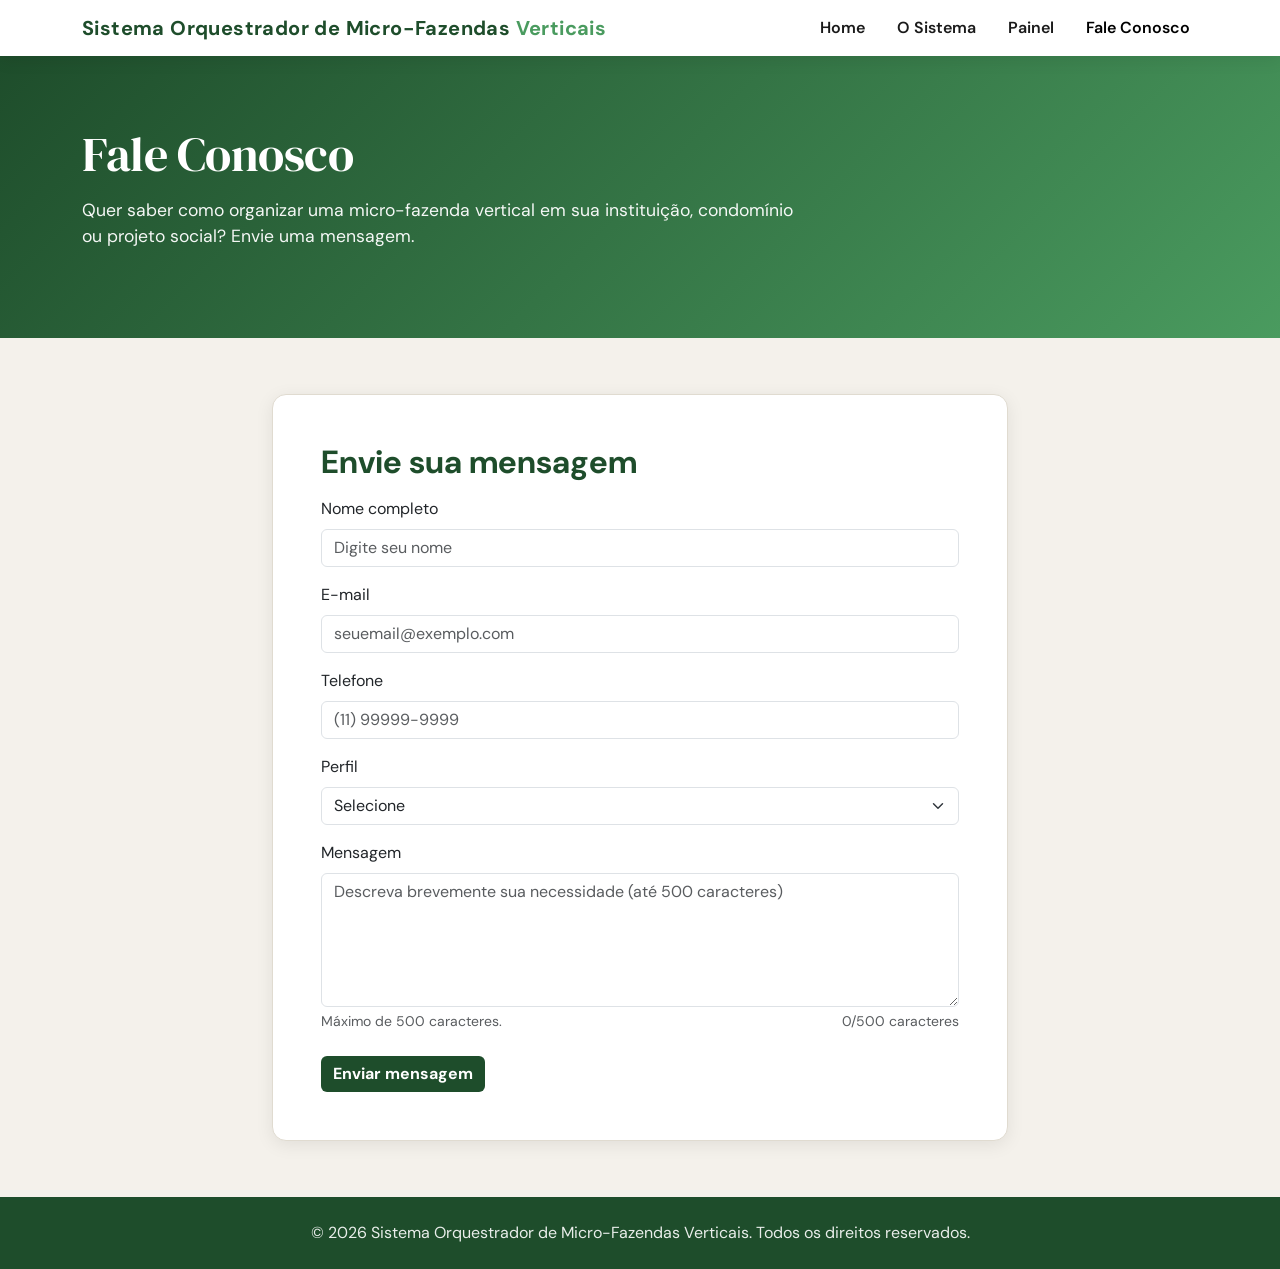
<file: contato.html>
<!DOCTYPE html>
<html lang="pt-br">
<head>
    <meta charset="UTF-8">
    <meta name="viewport" content="width=device-width, initial-scale=1.0">
    <title>Sistema Orquestrador de Micro-Fazendas Verticais | Fale Conosco</title>
    <link href="https://cdn.jsdelivr.net/npm/bootstrap@5.3.3/dist/css/bootstrap.min.css" rel="stylesheet">
    <link rel="stylesheet" href="./src/css/estilo.css">
</head>
<body>
    <nav class="navbar navbar-expand-md sticky-top">
        <div class="container">
            <a class="navbar-brand" href="index.html">Sistema Orquestrador de Micro-Fazendas <span>Verticais</span></a>
            <button class="navbar-toggler" type="button" data-bs-toggle="collapse" data-bs-target="#menuPrincipal" aria-controls="menuPrincipal" aria-expanded="false" aria-label="Abrir menu">
                <span class="navbar-toggler-icon"></span>
            </button>
            <div class="collapse navbar-collapse justify-content-end" id="menuPrincipal">
                <ul class="navbar-nav gap-md-3">
                    <li class="nav-item"><a class="nav-link " href="index.html">Home</a></li>
                    <li class="nav-item"><a class="nav-link " href="sistema.html">O Sistema</a></li>
                    <li class="nav-item"><a class="nav-link " href="painel.html">Painel</a></li>
                    <li class="nav-item"><a class="nav-link active" href="contato.html">Fale Conosco</a></li>
                </ul>
            </div>
        </div>
    </nav>
    <header class="hero">
        <div class="container">
            <h1 class="display-5 serif mb-3">Fale Conosco</h1>
            <p>
                Quer saber como organizar uma micro-fazenda vertical em sua instituição,
                condomínio ou projeto social? Envie uma mensagem.
            </p>
        </div>
    </header>
    <main>
        <section class="secao">
            <div class="container">
                <div class="row justify-content-center">
                    <div class="col-lg-8">
                        <div class="card">
                            <div class="card-body p-4 p-md-5">
                                <h2 class="titulo-secao mb-3">Envie sua mensagem</h2>
                                <form id="form-contato" class="needs-validation" action="#" method="post" novalidate>
                                    <div class="mb-3">
                                        <label for="nome" class="form-label">Nome completo</label>
                                        <input type="text" class="form-control" id="nome" name="nome" required maxlength="80" placeholder="Digite seu nome">
                                        <div class="invalid-feedback">Informe seu nome completo.</div>
                                    </div>
                                    <div class="mb-3">
                                        <label for="email" class="form-label">E-mail</label>
                                        <input type="email" class="form-control" id="email" name="email" required maxlength="100" placeholder="seuemail@exemplo.com">
                                        <div class="invalid-feedback">Informe um e-mail válido.</div>
                                    </div>
                                    <div class="mb-3">
                                        <label for="telefone" class="form-label">Telefone</label>
                                        <input
                                            type="tel"
                                            class="form-control"
                                            id="telefone"
                                            name="telefone"
                                            required
                                            placeholder="(11) 99999-9999"
                                            pattern="^\(?\d{2}\)?\s?\d{4,5}-?\d{4}$"
                                        >
                                        <div class="invalid-feedback">Informe um telefone válido. Exemplo: (11) 99999-9999.</div>
                                    </div>
                                    <div class="mb-3">
                                        <label for="perfil" class="form-label">Perfil</label>
                                        <select class="form-select" id="perfil" name="perfil" required>
                                            <option value="">Selecione</option>
                                            <option value="condominio">Condomínio</option>
                                            <option value="escola">Escola</option>
                                            <option value="centro-comunitario">Centro comunitário</option>
                                            <option value="projeto-social">Projeto social</option>
                                            <option value="outro">Outro</option>
                                        </select>
                                        <div class="invalid-feedback">Selecione o perfil da instituição.</div>
                                    </div>
                                    <div class="mb-4">
                                        <label for="mensagem" class="form-label">Mensagem</label>
                                <textarea
                                          class="form-control"
                                          id="mensagem"
                                          name="mensagem"
                                          rows="5"
                                          required
                                          maxlength="500"
                                          placeholder="Descreva brevemente sua necessidade (até 500 caracteres)"
                                        ></textarea>
                                        
                                        <div class="d-flex justify-content-between align-items-center mt-1">
                                          <small class="text-muted">Máximo de 500 caracteres.</small>
                                          <small id="contador-mensagem" class="text-muted" aria-live="polite">0/500 caracteres</small>
                                        </div>
                                        
                                        <div class="invalid-feedback">Escreva sua mensagem.</div>
                                    </div>
                                    <button class="btn btn-verde" type="submit">Enviar mensagem</button>
                                </form>
                                <div id="resposta-formulario"></div>
                            </div>
                        </div>
                    </div>
                </div>
            </div>
        </section>
    </main>
    <footer>
        <div class="container text-center">
            <p>&copy; 2026 Sistema Orquestrador de Micro-Fazendas Verticais. Todos os direitos reservados.</p>
        </div>
    </footer>
    <script src="https://cdn.jsdelivr.net/npm/bootstrap@5.3.3/dist/js/bootstrap.bundle.min.js"></script>
    <script src="./src/js/script.js"></script>
</body>
</html>
</file>
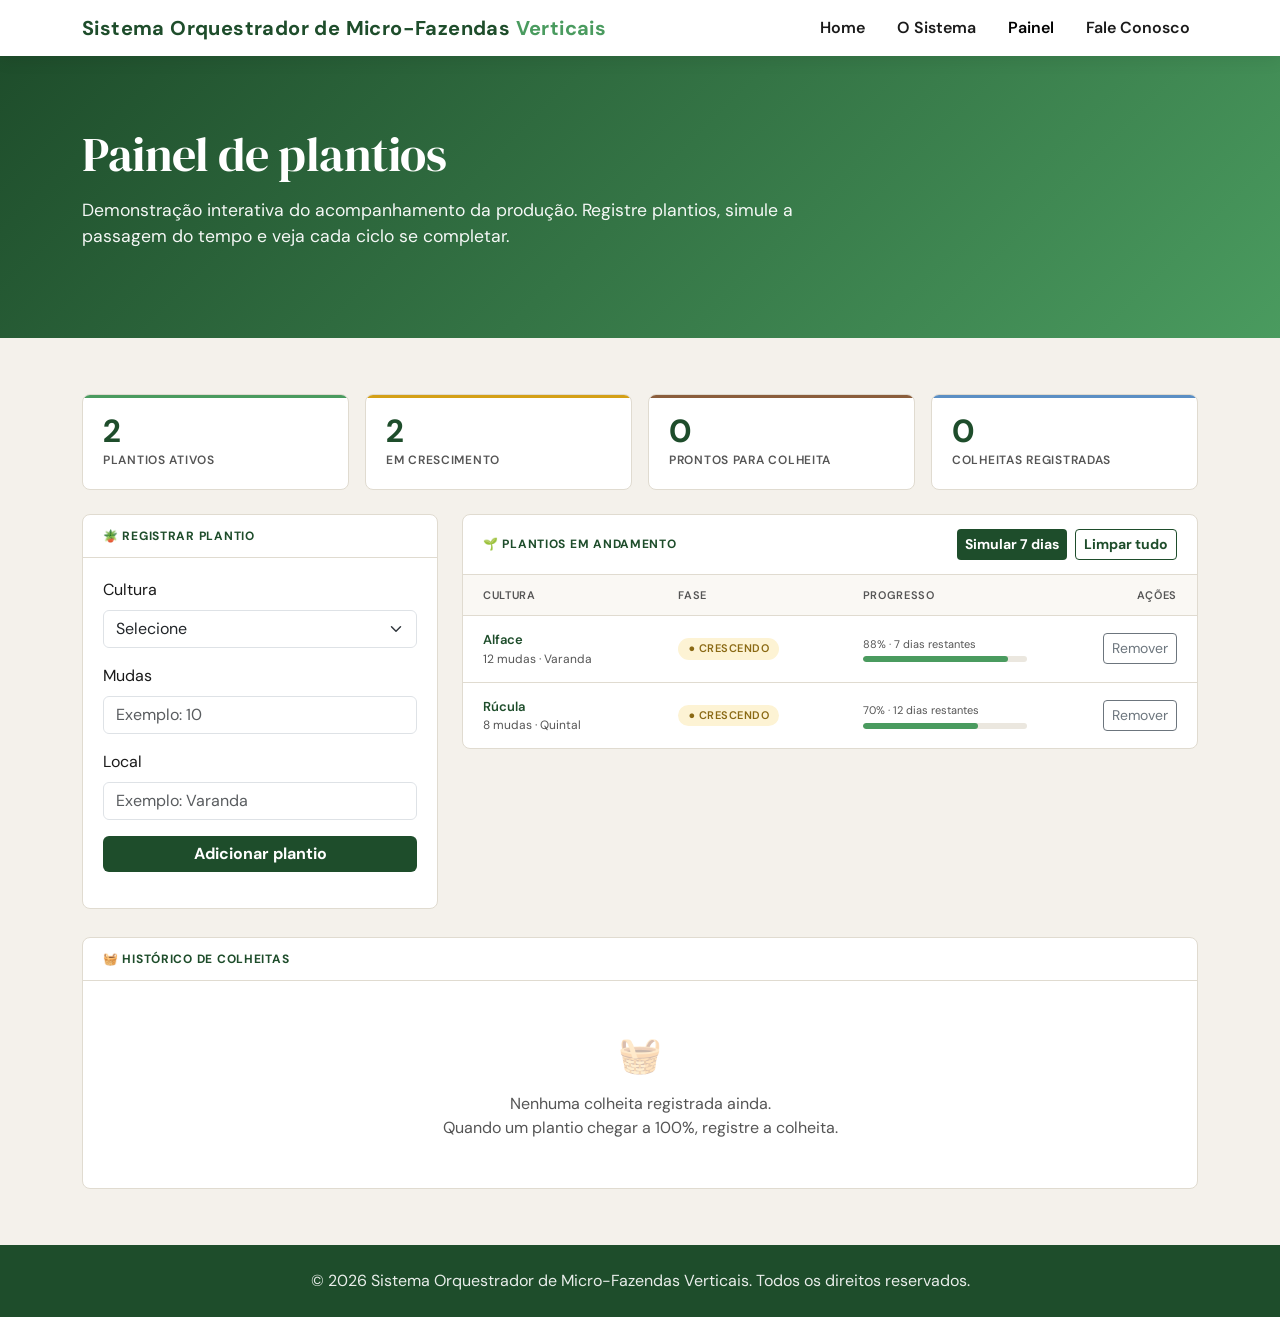
<file: painel.html>
<!DOCTYPE html>
<html lang="pt-br">
<head>
    <meta charset="UTF-8">
    <meta name="viewport" content="width=device-width, initial-scale=1.0">
    <title>Sistema Orquestrador de Micro-Fazendas Verticais | Painel</title>
    <link href="https://cdn.jsdelivr.net/npm/bootstrap@5.3.3/dist/css/bootstrap.min.css" rel="stylesheet">
    <link rel="stylesheet" href="./src/css/estilo.css">
</head>
<body>
    <nav class="navbar navbar-expand-md sticky-top">
        <div class="container">
            <a class="navbar-brand" href="index.html">Sistema Orquestrador de Micro-Fazendas <span>Verticais</span></a>
            <button class="navbar-toggler" type="button" data-bs-toggle="collapse" data-bs-target="#menuPrincipal" aria-controls="menuPrincipal" aria-expanded="false" aria-label="Abrir menu">
                <span class="navbar-toggler-icon"></span>
            </button>
            <div class="collapse navbar-collapse justify-content-end" id="menuPrincipal">
                <ul class="navbar-nav gap-md-3">
                    <li class="nav-item"><a class="nav-link " href="index.html">Home</a></li>
                    <li class="nav-item"><a class="nav-link " href="sistema.html">O Sistema</a></li>
                    <li class="nav-item"><a class="nav-link active" href="painel.html">Painel</a></li>
                    <li class="nav-item"><a class="nav-link " href="contato.html">Fale Conosco</a></li>
                </ul>
            </div>
        </div>
    </nav>

    <header class="hero">
        <div class="container">
            <h1 class="display-5 serif mb-3">Painel de plantios</h1>
            <p>
                Demonstração interativa do acompanhamento da produção. Registre plantios,
                simule a passagem do tempo e veja cada ciclo se completar.
            </p>
        </div>
    </header>

    <main>
        <section class="secao">
            <div class="container">

                <div class="row g-3 mb-4">
                    <div class="col-6 col-md-3">
                        <div class="stat-card stat-verde">
                            <div class="stat-num" id="stat-ativos">0</div>
                            <div class="stat-label">Plantios ativos</div>
                        </div>
                    </div>
                    <div class="col-6 col-md-3">
                        <div class="stat-card stat-amarelo">
                            <div class="stat-num" id="stat-crescendo">0</div>
                            <div class="stat-label">Em crescimento</div>
                        </div>
                    </div>
                    <div class="col-6 col-md-3">
                        <div class="stat-card stat-terra">
                            <div class="stat-num" id="stat-prontos">0</div>
                            <div class="stat-label">Prontos para colheita</div>
                        </div>
                    </div>
                    <div class="col-6 col-md-3">
                        <div class="stat-card stat-azul">
                            <div class="stat-num" id="stat-colhidos">0</div>
                            <div class="stat-label">Colheitas registradas</div>
                        </div>
                    </div>
                </div>

                <div class="row g-4">
                    <div class="col-lg-4">
                        <div class="panel-card h-100">
                            <div class="panel-card-header">
                                <h3>🪴 Registrar plantio</h3>
                            </div>
                            <div class="panel-card-body">
                                <div class="mb-3">
                                    <label for="plantio-cultura" class="form-label">Cultura</label>
                                    <select id="plantio-cultura" class="form-select">
                                        <option value="">Selecione</option>
                                        <option value="alface">Alface</option>
                                        <option value="rucula">Rúcula</option>
                                        <option value="cebolinha">Cebolinha</option>
                                        <option value="couve">Couve</option>
                                    </select>
                                </div>
                                <div class="mb-3">
                                    <label for="plantio-mudas" class="form-label">Mudas</label>
                                    <input type="number" id="plantio-mudas" class="form-control" min="1" max="500" placeholder="Exemplo: 10">
                                </div>
                                <div class="mb-3">
                                    <label for="plantio-local" class="form-label">Local</label>
                                    <input type="text" id="plantio-local" class="form-control" maxlength="50" placeholder="Exemplo: Varanda">
                                </div>
                                <button id="botao-adicionar-plantio" type="button" class="btn btn-verde w-100">Adicionar plantio</button>
                                <div id="erro-plantio" class="text-danger mt-3" role="alert"></div>
                            </div>
                        </div>
                    </div>

                    <div class="col-lg-8">
                        <div class="panel-card">
                            <div class="panel-card-header">
                                <h3>🌱 Plantios em andamento</h3>
                                <div class="d-flex gap-2 flex-wrap">
                                    <button id="botao-simular" type="button" class="btn btn-verde btn-sm">Simular 7 dias</button>
                                    <button id="botao-limpar" type="button" class="btn btn-contorno-verde btn-sm">Limpar tudo</button>
                                </div>
                            </div>
                            <div class="panel-card-body p-0" id="lista-plantios"></div>
                        </div>
                    </div>
                </div>

                <div class="row g-4 mt-1">
                    <div class="col-12">
                        <div class="panel-card">
                            <div class="panel-card-header">
                                <h3>🧺 Histórico de colheitas</h3>
                            </div>
                            <div class="panel-card-body p-0" id="lista-colheitas"></div>
                        </div>
                    </div>
                </div>

            </div>
        </section>
    </main>

    <footer>
        <div class="container text-center">
            <p>&copy; 2026 Sistema Orquestrador de Micro-Fazendas Verticais. Todos os direitos reservados.</p>
        </div>
    </footer>

    <div id="toast-container" aria-live="polite"></div>

    <script src="https://cdn.jsdelivr.net/npm/bootstrap@5.3.3/dist/js/bootstrap.bundle.min.js"></script>
    <script src="./src/js/script.js"></script>
</body>
</html>
</file>
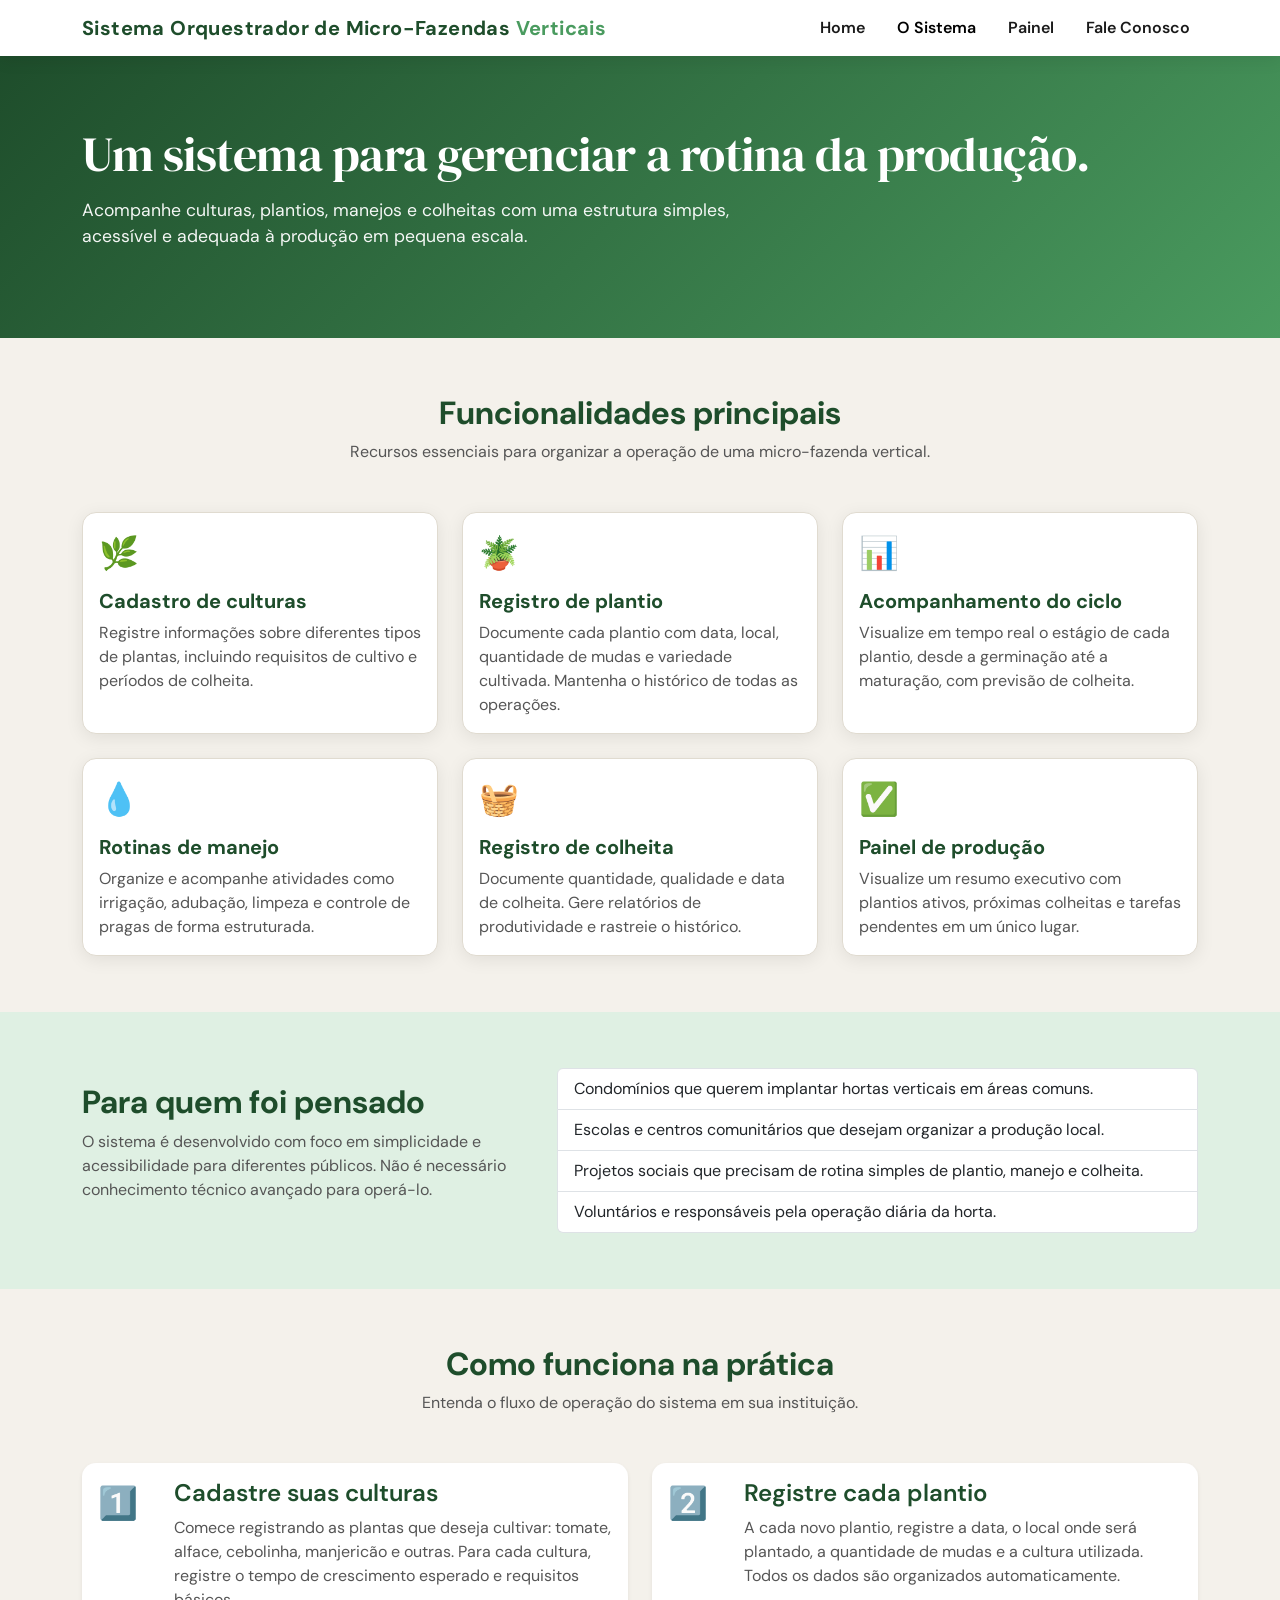
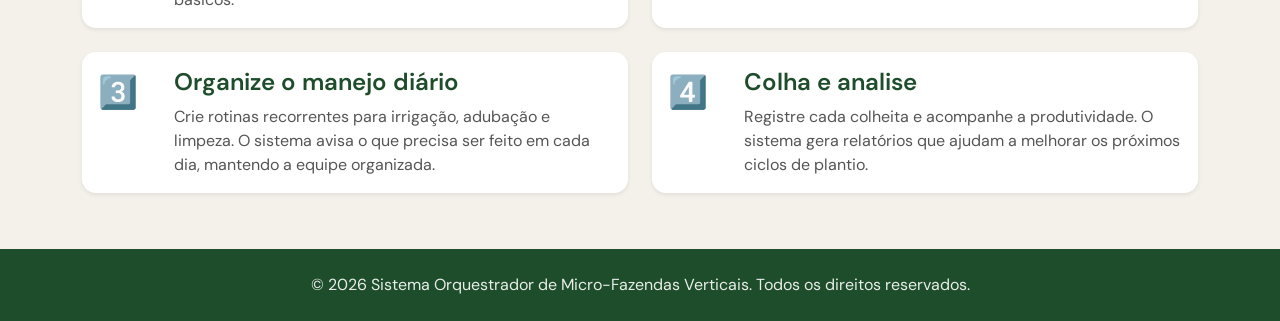
<file: sistema.html>
<!DOCTYPE html>
<html lang="pt-br">
<head>
    <meta charset="UTF-8">
    <meta name="viewport" content="width=device-width, initial-scale=1.0">
    <title>Sistema Orquestrador de Micro-Fazendas Verticais | O Sistema</title>
    <link href="https://cdn.jsdelivr.net/npm/bootstrap@5.3.3/dist/css/bootstrap.min.css" rel="stylesheet">
    <link rel="stylesheet" href="./src/css/estilo.css">
</head>
<body>
    <nav class="navbar navbar-expand-md sticky-top">
        <div class="container">
            <a class="navbar-brand" href="index.html">Sistema Orquestrador de Micro-Fazendas <span>Verticais</span></a>
            <button class="navbar-toggler" type="button" data-bs-toggle="collapse" data-bs-target="#menuPrincipal" aria-controls="menuPrincipal" aria-expanded="false" aria-label="Abrir menu">
                <span class="navbar-toggler-icon"></span>
            </button>
            <div class="collapse navbar-collapse justify-content-end" id="menuPrincipal">
                <ul class="navbar-nav gap-md-3">
                    <li class="nav-item"><a class="nav-link " href="index.html">Home</a></li>
                    <li class="nav-item"><a class="nav-link active" href="sistema.html">O Sistema</a></li>
                    <li class="nav-item"><a class="nav-link " href="painel.html">Painel</a></li>
                    <li class="nav-item"><a class="nav-link " href="contato.html">Fale Conosco</a></li>
                </ul>
            </div>
        </div>
    </nav>
    <header class="hero">
        <div class="container">
            <h1 class="display-5 serif mb-3">Um sistema para gerenciar a rotina da produção.</h1>
            <p>
                Acompanhe culturas, plantios, manejos e colheitas com uma estrutura simples,
                acessível e adequada à produção em pequena escala.
            </p>
        </div>
    </header>
    <main>
        <section class="secao">
            <div class="container">
                <div class="text-center mb-5">
                    <h2 class="titulo-secao">Funcionalidades principais</h2>
                    <p class="texto-suave">
                        Recursos essenciais para organizar a operação de uma micro-fazenda vertical.
                    </p>
                </div>
                <div class="row g-4">
                    <div class="col-md-6 col-lg-4">
                        <div class="card h-100">
                            <div class="card-body">
                                <div class="icone-card">🌿</div>
                                <h3 class="h5 card-title">Cadastro de culturas</h3>
                                <p class="texto-suave mb-0">
                                    Registre informações sobre diferentes tipos de plantas, incluindo requisitos de cultivo e períodos de colheita.
                                </p>
                            </div>
                        </div>
                    </div>
                    <div class="col-md-6 col-lg-4">
                        <div class="card h-100">
                            <div class="card-body">
                                <div class="icone-card">🪴</div>
                                <h3 class="h5 card-title">Registro de plantio</h3>
                                <p class="texto-suave mb-0">
                                    Documente cada plantio com data, local, quantidade de mudas e variedade cultivada. Mantenha o histórico de todas as operações.
                                </p>
                            </div>
                        </div>
                    </div>
                    <div class="col-md-6 col-lg-4">
                        <div class="card h-100">
                            <div class="card-body">
                                <div class="icone-card">📊</div>
                                <h3 class="h5 card-title">Acompanhamento do ciclo</h3>
                                <p class="texto-suave mb-0">
                                    Visualize em tempo real o estágio de cada plantio, desde a germinação até a maturação, com previsão de colheita.
                                </p>
                            </div>
                        </div>
                    </div>
                    <div class="col-md-6 col-lg-4">
                        <div class="card h-100">
                            <div class="card-body">
                                <div class="icone-card">💧</div>
                                <h3 class="h5 card-title">Rotinas de manejo</h3>
                                <p class="texto-suave mb-0">
                                    Organize e acompanhe atividades como irrigação, adubação, limpeza e controle de pragas de forma estruturada.
                                </p>
                            </div>
                        </div>
                    </div>
                    <div class="col-md-6 col-lg-4">
                        <div class="card h-100">
                            <div class="card-body">
                                <div class="icone-card">🧺</div>
                                <h3 class="h5 card-title">Registro de colheita</h3>
                                <p class="texto-suave mb-0">
                                    Documente quantidade, qualidade e data de colheita. Gere relatórios de produtividade e rastreie o histórico.
                                </p>
                            </div>
                        </div>
                    </div>
                    <div class="col-md-6 col-lg-4">
                        <div class="card h-100">
                            <div class="card-body">
                                <div class="icone-card">✅</div>
                                <h3 class="h5 card-title">Painel de produção</h3>
                                <p class="texto-suave mb-0">
                                    Visualize um resumo executivo com plantios ativos, próximas colheitas e tarefas pendentes em um único lugar.
                                </p>
                            </div>
                        </div>
                    </div>
                </div>
            </div>
        </section>
        <section class="secao bg-verde-suave">
            <div class="container">
                <div class="row g-4 align-items-center">
                    <div class="col-lg-5">
                        <h2 class="titulo-secao">Para quem foi pensado</h2>
                        <p class="texto-suave">
                            O sistema é desenvolvido com foco em simplicidade e acessibilidade para diferentes públicos. Não é necessário conhecimento técnico avançado para operá-lo.
                        </p>
                    </div>
                    <div class="col-lg-7">
                        <ul class="list-group">
                            <li class="list-group-item">Condomínios que querem implantar hortas verticais em áreas comuns.</li>
                            <li class="list-group-item">Escolas e centros comunitários que desejam organizar a produção local.</li>
                            <li class="list-group-item">Projetos sociais que precisam de rotina simples de plantio, manejo e colheita.</li>
                            <li class="list-group-item">Voluntários e responsáveis pela operação diária da horta.</li>
                        </ul>
                    </div>
                </div>
            </div>
        </section>
        <section class="secao">
            <div class="container">
                <div class="text-center mb-5">
                    <h2 class="titulo-secao">Como funciona na prática</h2>
                    <p class="texto-suave">
                        Entenda o fluxo de operação do sistema em sua instituição.
                    </p>
                </div>
                <div class="row g-4">
                    <div class="col-md-6">
                        <div class="card h-100 border-0 shadow-sm">
                            <div class="card-body">
                                <div class="d-flex gap-3">
                                    <div style="font-size: 2rem; min-width: 60px;">1️⃣</div>
                                    <div>
                                        <h4 class="card-title text-verde mb-2">Cadastre suas culturas</h4>
                                        <p class="texto-suave mb-0">
                                            Comece registrando as plantas que deseja cultivar: tomate, alface, cebolinha, manjericão e outras. Para cada cultura, registre o tempo de crescimento esperado e requisitos básicos.
                                        </p>
                                    </div>
                                </div>
                            </div>
                        </div>
                    </div>
                    <div class="col-md-6">
                        <div class="card h-100 border-0 shadow-sm">
                            <div class="card-body">
                                <div class="d-flex gap-3">
                                    <div style="font-size: 2rem; min-width: 60px;">2️⃣</div>
                                    <div>
                                        <h4 class="card-title text-verde mb-2">Registre cada plantio</h4>
                                        <p class="texto-suave mb-0">
                                            A cada novo plantio, registre a data, o local onde será plantado, a quantidade de mudas e a cultura utilizada. Todos os dados são organizados automaticamente.
                                        </p>
                                    </div>
                                </div>
                            </div>
                        </div>
                    </div>
                    <div class="col-md-6">
                        <div class="card h-100 border-0 shadow-sm">
                            <div class="card-body">
                                <div class="d-flex gap-3">
                                    <div style="font-size: 2rem; min-width: 60px;">3️⃣</div>
                                    <div>
                                        <h4 class="card-title text-verde mb-2">Organize o manejo diário</h4>
                                        <p class="texto-suave mb-0">
                                            Crie rotinas recorrentes para irrigação, adubação e limpeza. O sistema avisa o que precisa ser feito em cada dia, mantendo a equipe organizada.
                                        </p>
                                    </div>
                                </div>
                            </div>
                        </div>
                    </div>
                    <div class="col-md-6">
                        <div class="card h-100 border-0 shadow-sm">
                            <div class="card-body">
                                <div class="d-flex gap-3">
                                    <div style="font-size: 2rem; min-width: 60px;">4️⃣</div>
                                    <div>
                                        <h4 class="card-title text-verde mb-2">Colha e analise</h4>
                                        <p class="texto-suave mb-0">
                                            Registre cada colheita e acompanhe a produtividade. O sistema gera relatórios que ajudam a melhorar os próximos ciclos de plantio.
                                        </p>
                                    </div>
                                </div>
                            </div>
                        </div>
                    </div>
                </div>
            </div>
        </section>
    </main>
    <footer>
        <div class="container text-center">
            <p>&copy; 2026 Sistema Orquestrador de Micro-Fazendas Verticais. Todos os direitos reservados.</p>
        </div>
    </footer>
    <script src="https://cdn.jsdelivr.net/npm/bootstrap@5.3.3/dist/js/bootstrap.bundle.min.js"></script>
    <script src="./src/js/script.js"></script>
</body>
</html>
</file>
<file: src/css/estilo.css>
@import url('https://fonts.googleapis.com/css2?family=DM+Sans:wght@400;500;600;700&family=DM+Serif+Display:ital@0;1&display=swap');

:root {
    --bg: #f4f1eb;
    --surface: #ffffff;
    --surface2: #faf8f4;
    --verde: #1e4d2b;
    --verde-claro: #4a9b5f;
    --verde-suave: #dff0e3;
    --terra: #8b5e3c;
    --amarelo: #d4a017;
    --azul: #5b8fc4;
    --text: #1a1a1a;
    --text-suave: #555555;
    --borda: #e0dbd0;
    --sombra: 0 4px 18px rgba(0, 0, 0, 0.08);
}

body {
    font-family: 'DM Sans', Arial, sans-serif;
    background: var(--bg);
    color: var(--text);
}

.serif {
    font-family: 'DM Serif Display', serif;
    font-weight: 400;
    letter-spacing: -0.01em;
}

.navbar {
    background: var(--surface);
    box-shadow: var(--sombra);
}
.navbar-brand {
    color: var(--verde);
    font-weight: 700;
    letter-spacing: 0.02em;
}
.navbar-brand span {
    color: var(--verde-claro);
}
.nav-link {
    color: var(--text);
    font-weight: 600;
}
.nav-link:hover,
.nav-link.active {
    color: var(--verde-claro);
}

.hero {
    background: linear-gradient(135deg, var(--verde), var(--verde-claro));
    color: white;
    padding: 72px 0;
}
.hero h1 {
    font-weight: 700;
    line-height: 1.1;
}
.hero h1.serif {
    font-weight: 400;
}
.hero p {
    max-width: 720px;
    font-size: 1.1rem;
    opacity: 0.95;
}

.secao {
    padding: 56px 0;
}
.titulo-secao {
    color: var(--verde);
    font-weight: 700;
}
.texto-suave {
    color: var(--text-suave);
}

.card {
    border: 1px solid var(--borda);
    border-radius: 14px;
    box-shadow: var(--sombra);
}
.card-title {
    color: var(--verde);
    font-weight: 700;
}
.text-verde {
    color: var(--verde);
    font-weight: 600;
}
.icone-card {
    font-size: 2rem;
    margin-bottom: 12px;
}
.bg-suave {
    background: var(--surface);
}
.bg-verde-suave {
    background: var(--verde-suave);
}

.btn-verde {
    background: var(--verde);
    color: white;
    border: none;
    font-weight: 700;
}
.btn-verde:hover {
    background: var(--verde-claro);
    color: white;
}
.btn-contorno-verde {
    border: 1px solid var(--verde);
    color: var(--verde);
    font-weight: 700;
}
.btn-contorno-verde:hover {
    background: var(--verde-suave);
    color: var(--verde);
}

.form-control:focus,
.form-select:focus {
    border-color: var(--verde-claro);
    box-shadow: 0 0 0 0.2rem rgba(74, 155, 95, 0.20);
}
.alert-success {
    background: var(--verde-suave);
    border-color: var(--verde-claro);
    color: var(--verde);
}

footer {
    background: var(--verde);
    color: white;
    padding: 24px 0;
}
footer p {
    margin: 0;
    opacity: 0.9;
}

.stat-card {
    background: var(--surface);
    border: 1px solid var(--borda);
    border-radius: 8px;
    padding: 20px;
    position: relative;
    overflow: hidden;
    height: 100%;
}
.stat-card::before {
    content: '';
    position: absolute;
    top: 0;
    left: 0;
    right: 0;
    height: 3px;
}
.stat-verde::before   { background: var(--verde-claro); }
.stat-amarelo::before { background: var(--amarelo); }
.stat-terra::before   { background: var(--terra); }
.stat-azul::before    { background: var(--azul); }

.stat-num {
    font-size: 2rem;
    font-weight: 700;
    color: var(--verde);
    line-height: 1;
    margin-bottom: 4px;
}
.stat-label {
    font-size: 12px;
    color: var(--text-suave);
    font-weight: 600;
    text-transform: uppercase;
    letter-spacing: 0.06em;
}

.panel-card {
    background: var(--surface);
    border: 1px solid var(--borda);
    border-radius: 8px;
    overflow: hidden;
}
.panel-card-header {
    padding: 14px 20px;
    border-bottom: 1px solid var(--borda);
    display: flex;
    align-items: center;
    justify-content: space-between;
    gap: 12px;
    flex-wrap: wrap;
}
.panel-card-header h3 {
    font-size: 12px;
    font-weight: 700;
    color: var(--verde);
    letter-spacing: 0.06em;
    text-transform: uppercase;
    margin: 0;
}
.panel-card-body {
    padding: 20px;
}

.chip {
    display: inline-block;
    padding: 3px 10px;
    border-radius: 999px;
    font-size: 11px;
    font-weight: 600;
    letter-spacing: 0.04em;
    text-transform: uppercase;
    line-height: 1.4;
}
.chip-azul    { background: #e3eef9; color: #2c6cb0; }
.chip-amarelo { background: #fdf3d4; color: #8a6914; }
.chip-verde   { background: var(--verde-suave); color: var(--verde); }

.tabela-plantios {
    width: 100%;
    border-collapse: collapse;
}
.tabela-plantios th {
    text-align: left;
    padding: 12px 20px;
    background: var(--surface2);
    font-size: 11px;
    text-transform: uppercase;
    letter-spacing: 0.06em;
    color: var(--text-suave);
    font-weight: 600;
    border-bottom: 1px solid var(--borda);
}
.tabela-plantios td {
    padding: 14px 20px;
    border-bottom: 1px solid var(--borda);
    font-size: 13px;
    vertical-align: middle;
}
.tabela-plantios tbody tr:last-child td {
    border-bottom: none;
}
.tabela-plantios tbody tr:hover {
    background: var(--surface2);
}

.barra-progresso {
    width: 100%;
    height: 6px;
    background: #ebe7df;
    border-radius: 3px;
    overflow: hidden;
}
.barra-fill {
    height: 100%;
    background: var(--verde-claro);
    border-radius: 3px;
}
.barra-fill.pronto {
    background: var(--verde);
}

.estado-vazio {
    padding: 48px 20px;
    text-align: center;
    color: var(--text-suave);
}
.estado-vazio-icon {
    font-size: 2.2rem;
    display: block;
    margin-bottom: 10px;
    opacity: 0.4;
}

#toast-container {
    position: fixed;
    bottom: 20px;
    right: 20px;
    z-index: 9999;
    display: flex;
    flex-direction: column;
    gap: 8px;
    pointer-events: none;
}
.toast-custom {
    background: var(--verde);
    color: white;
    padding: 12px 18px;
    border-radius: 6px;
    box-shadow: 0 4px 12px rgba(0, 0, 0, 0.15);
    font-size: 13px;
    font-weight: 500;
    pointer-events: auto;
}

@media (max-width: 768px) {
    .hero {
        padding: 48px 0;
    }
    .hero h1 {
        font-size: 2rem;
    }
    .secao {
        padding: 40px 0;
    }
    .stat-num {
        font-size: 1.6rem;
    }
    .tabela-plantios th,
    .tabela-plantios td {
        padding: 10px 14px;
    }
    .navbar-brand {
        font-size: 0.95rem;
        white-space: normal;
        line-height: 1.25;
        max-width: calc(100% - 56px);
    }

    .tabela-plantios,
    .tabela-plantios tbody,
    .tabela-plantios tr,
    .tabela-plantios td {
        display: block;
        width: 100%;
    }
    .tabela-plantios thead {
        display: none;
    }
    .tabela-plantios tr {
        padding: 14px 16px;
        border-bottom: 1px solid var(--borda);
    }
    .tabela-plantios tr:last-child {
        border-bottom: none;
    }
    .tabela-plantios td {
        padding: 4px 0;
        border-bottom: none;
    }
    .tabela-plantios td.text-end {
        text-align: left;
        margin-top: 8px;
    }

    .hero-img {
    width: 100%;
    max-height: 420px;
    object-fit: cover;
    box-shadow: 0 10px 30px rgba(0, 0, 0, 0.25);
    }
    @media (max-width: 991px) {
    .hero-img {
        max-height: 280px;
        margin-top: 16px;
    }
}
}
</file>
